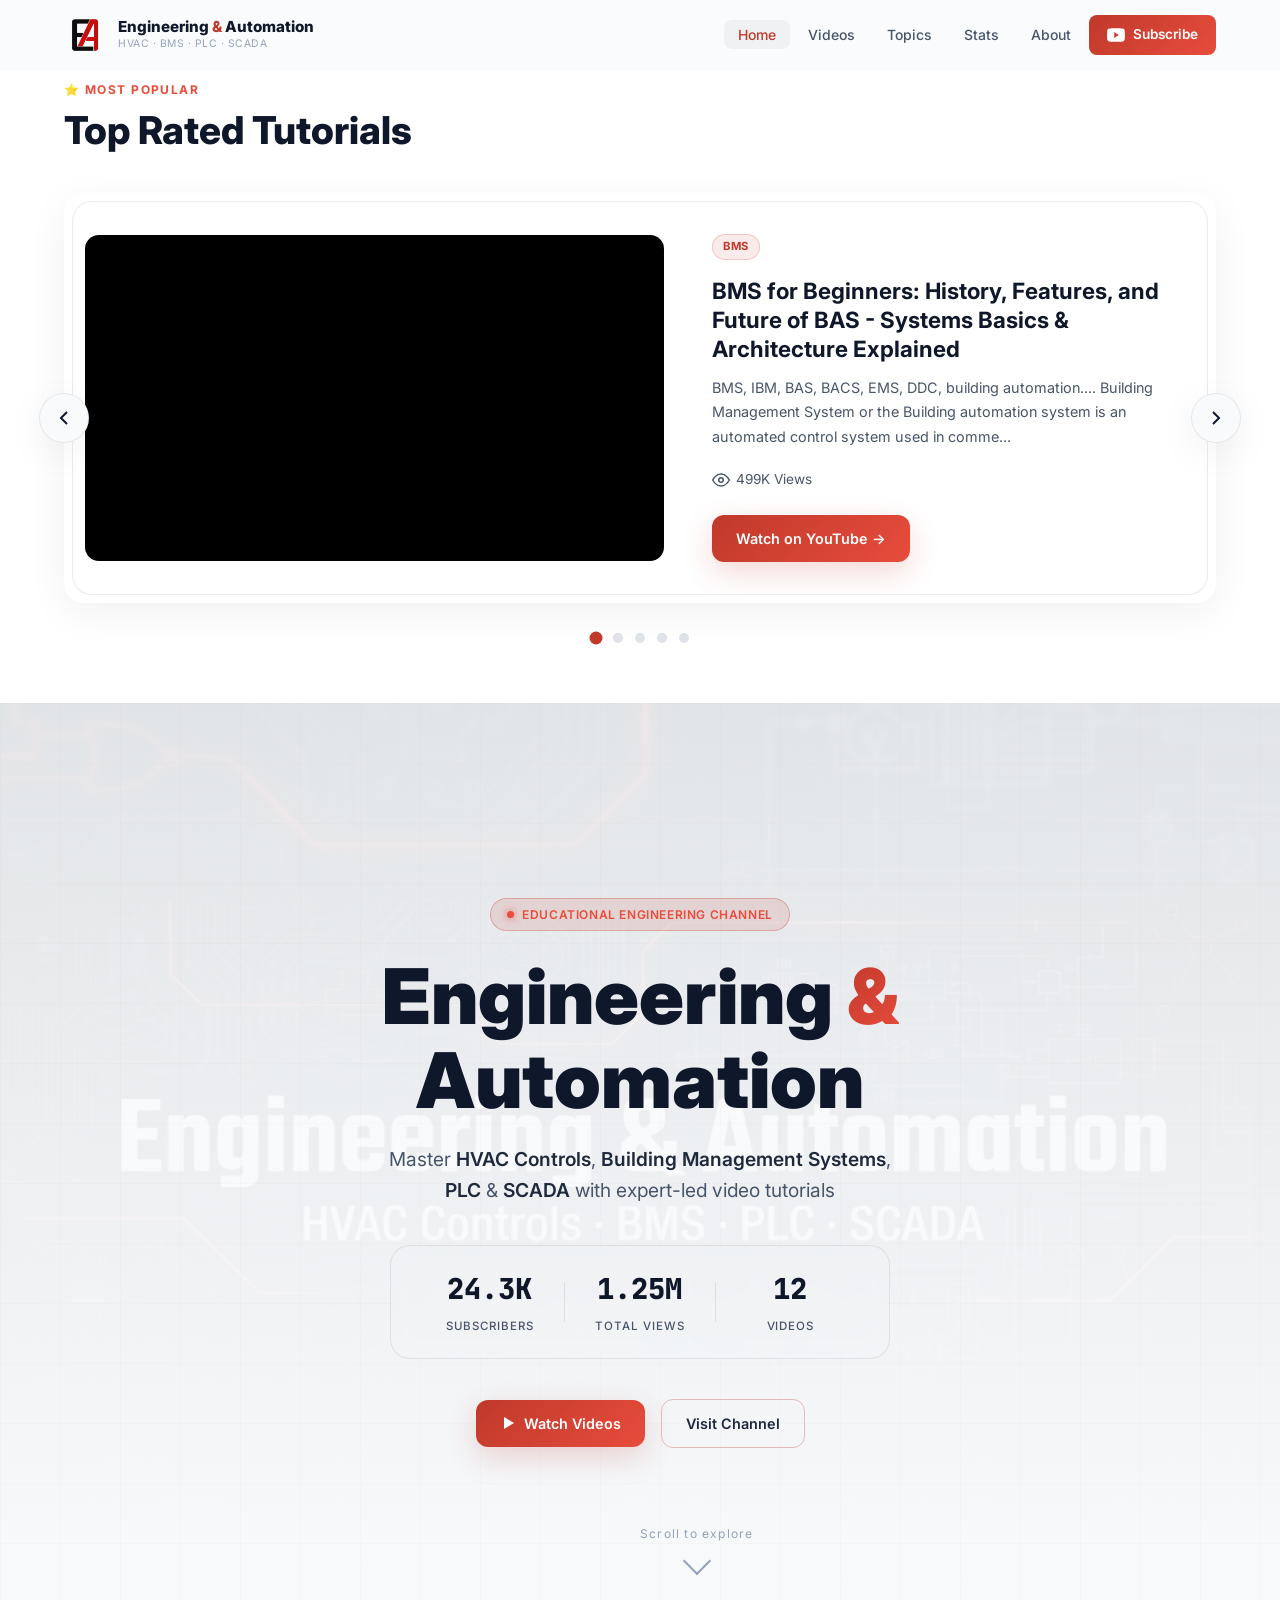
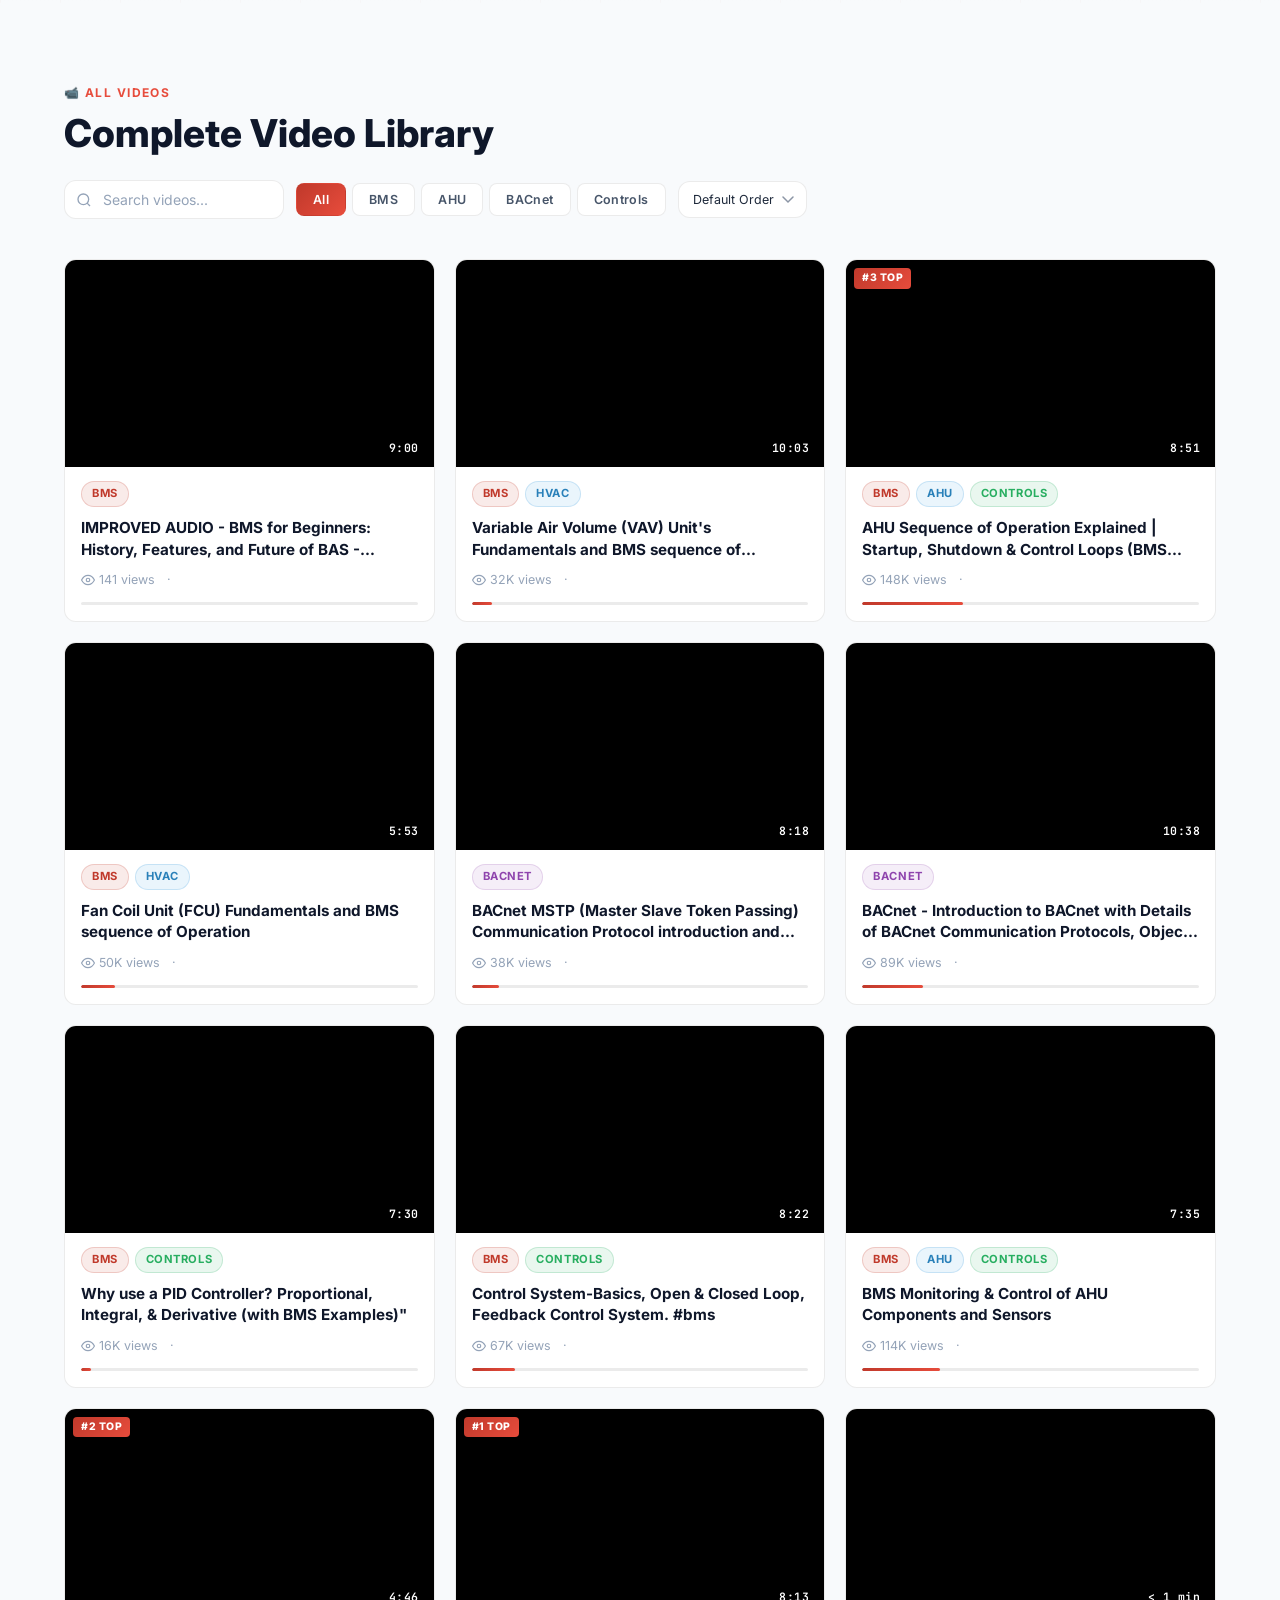
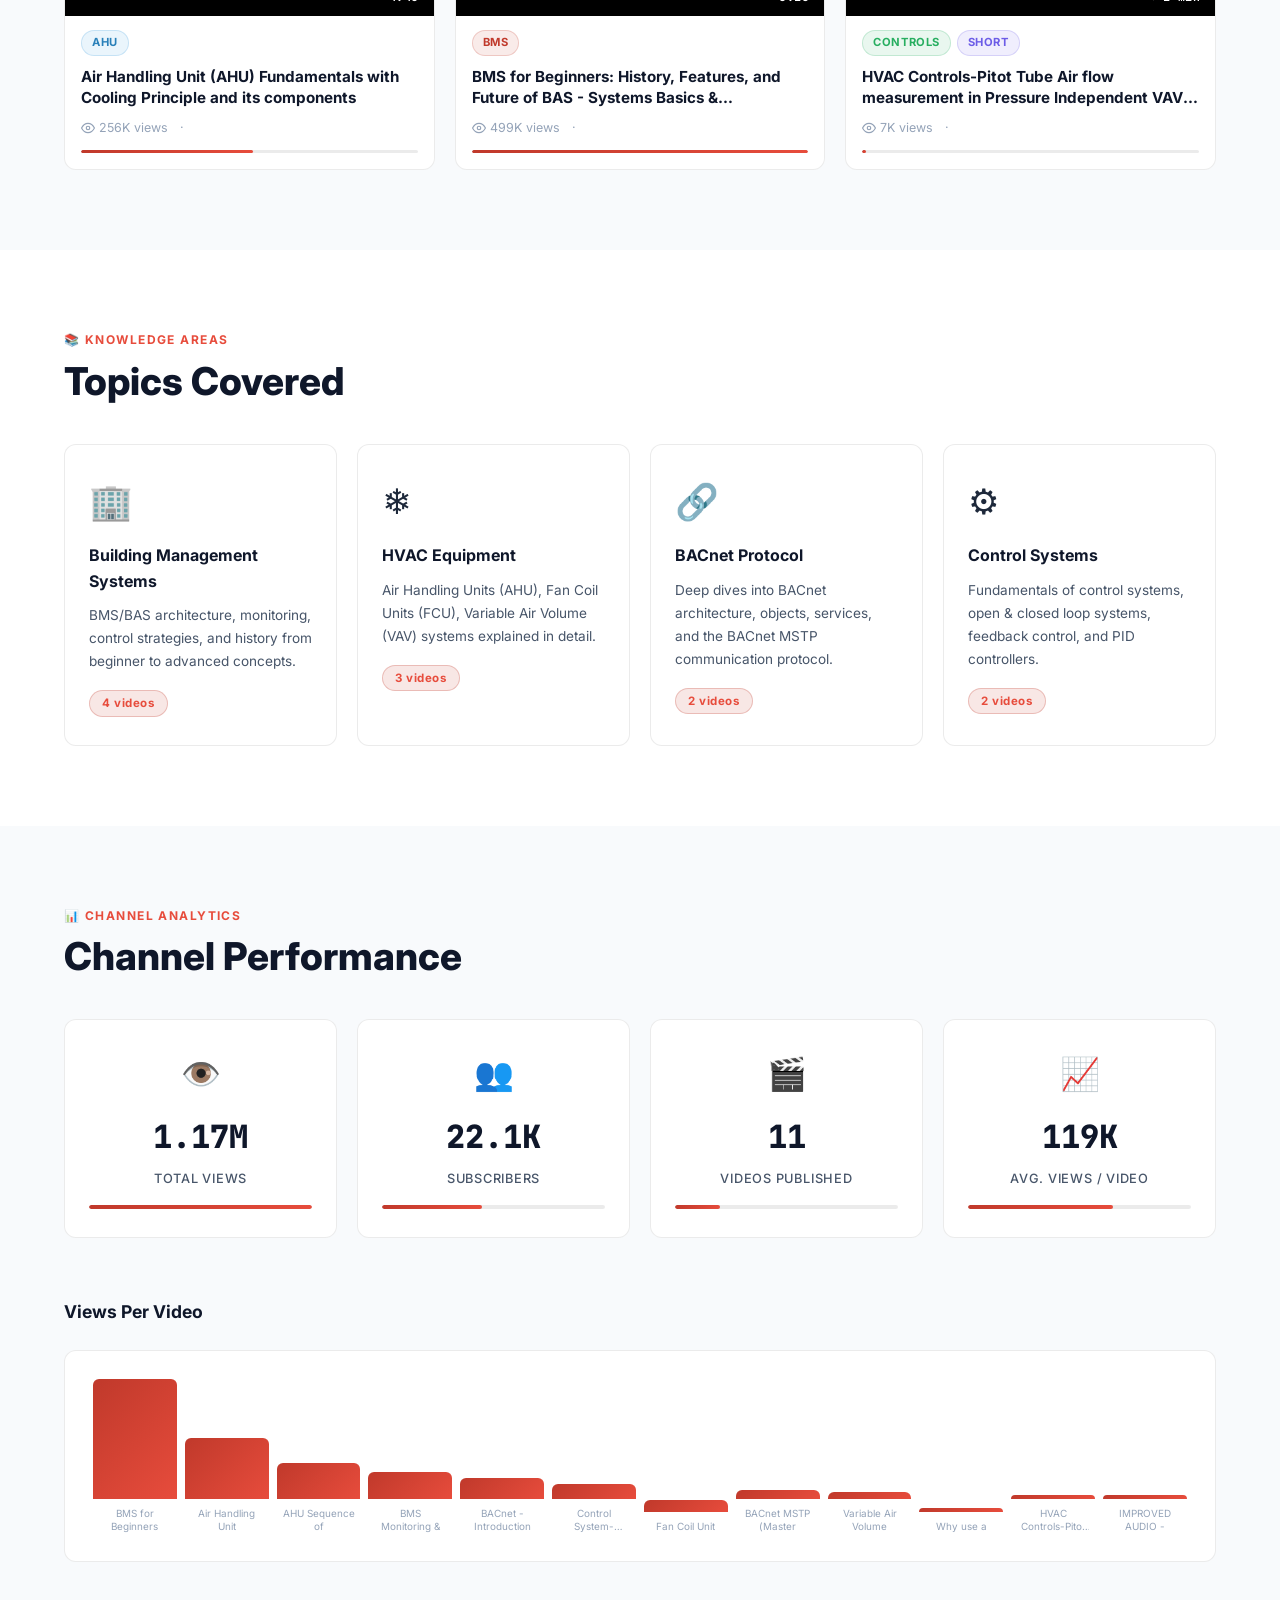
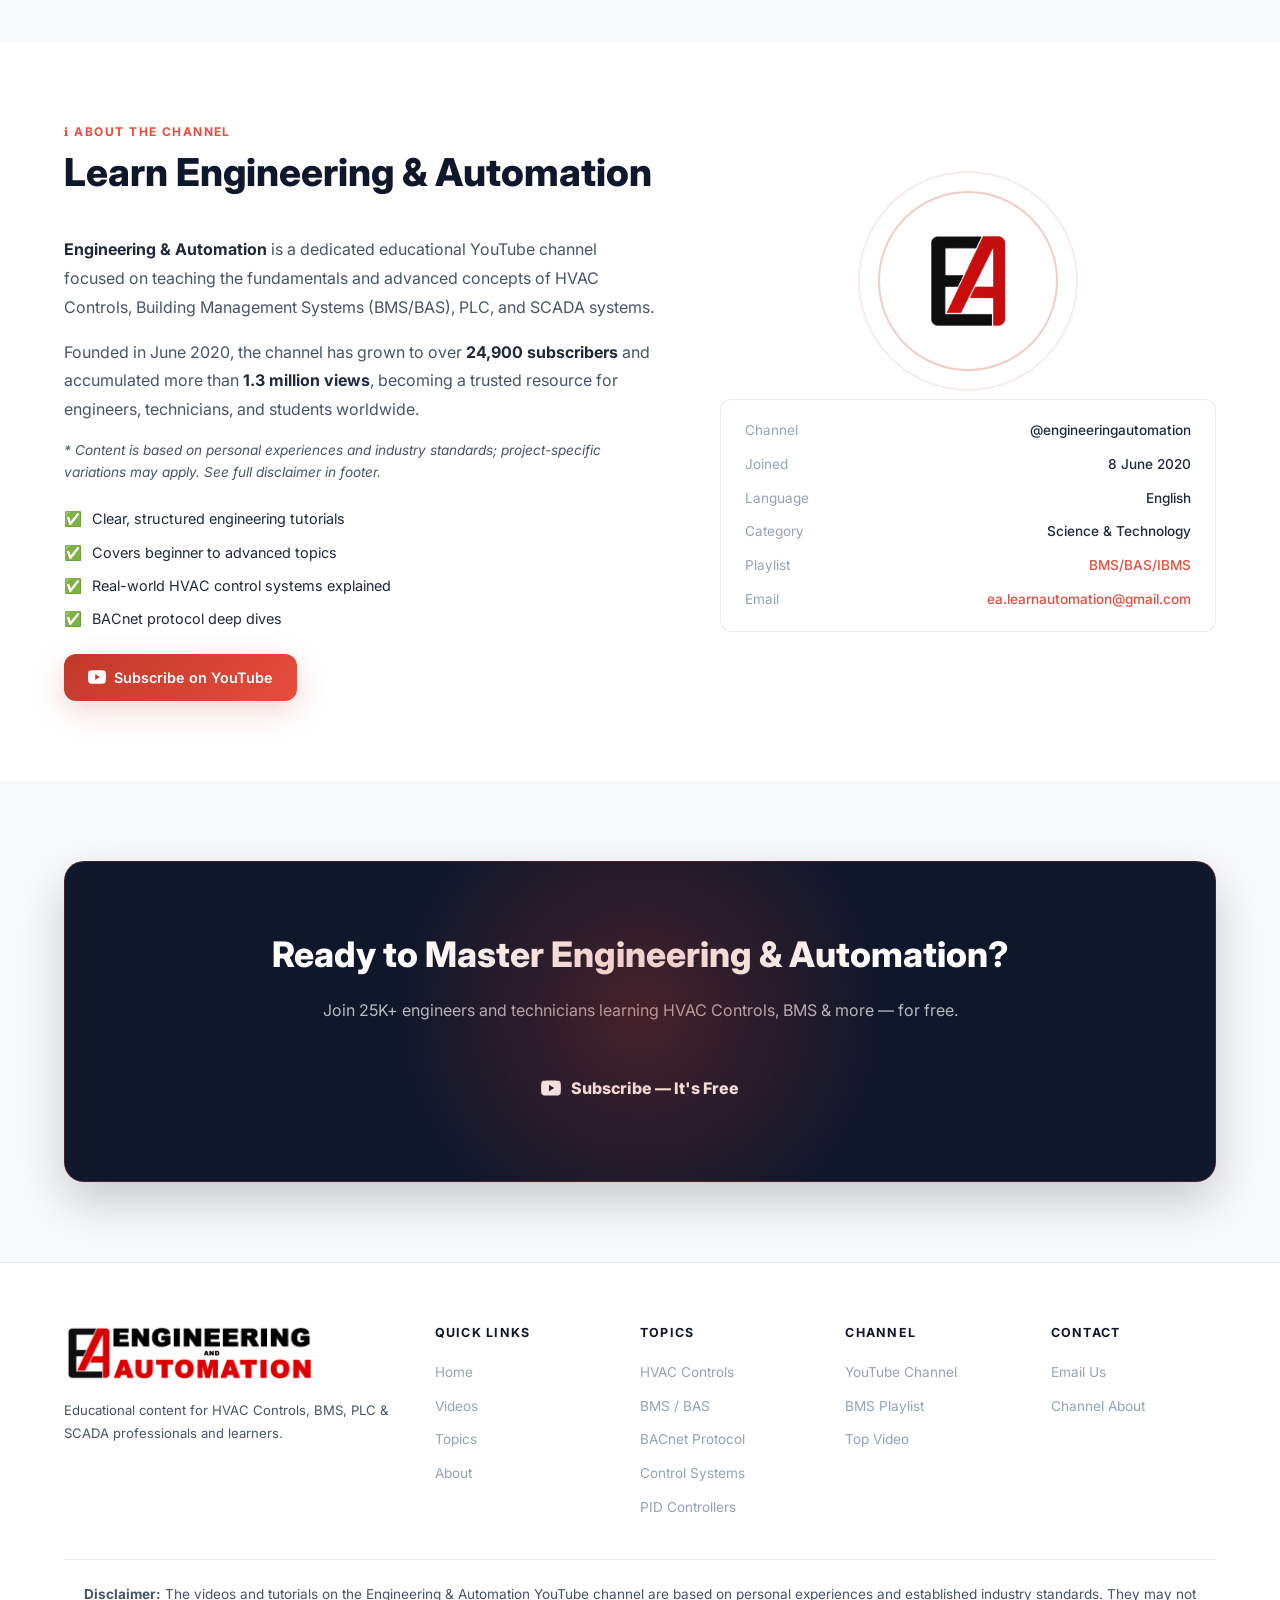
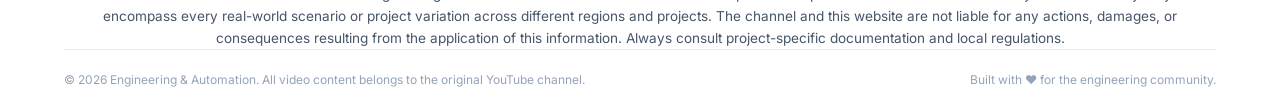
<file: index.html>
<!DOCTYPE html>
<html lang="en">

<head>
  <meta charset="UTF-8" />
  <meta name="viewport" content="width=device-width, initial-scale=1.0" />
  <title>Engineering & Automation | HVAC Controls · BMS · PLC · SCADA</title>
  <meta name="description"
    content="Learn Engineering and Automation of HVAC Controls, BMS, PLC & SCADA Systems. Watch expert tutorials on Building Management Systems, Air Handling Units, BACnet, and more." />
  <meta name="keywords"
    content="HVAC Controls, BMS, PLC, SCADA, Building Management System, AHU, BACnet, Engineering Automation, VAV, FCU, PID Controller" />
  <meta property="og:title" content="Engineering & Automation | HVAC Controls · BMS · PLC · SCADA" />
  <meta property="og:description"
    content="Expert tutorials on HVAC Controls, Building Management Systems, PLC & SCADA engineering." />
  <meta property="og:image" content="banner.png" />
  <link rel="preconnect" href="https://fonts.googleapis.com" />
  <link rel="preconnect" href="https://fonts.gstatic.com" crossorigin />
  <link
    href="https://fonts.googleapis.com/css2?family=Inter:wght@300;400;500;600;700;800;900&family=JetBrains+Mono:wght@400;500&display=swap"
    rel="stylesheet" />
  <link rel="stylesheet" href="style.css" />
</head>

<body>

  <!-- ===== NAVBAR ===== -->
  <nav class="navbar" id="navbar">
    <div class="nav-container">
      <a href="#home" class="nav-logo" id="nav-logo-link">
        <img src="logoNew-short.png" alt="Engineering & Automation Logo" class="nav-logo-img" />
        <div class="nav-brand">
          <span class="nav-brand-title">Engineering <span class="red">&amp;</span> Automation</span>
          <span class="nav-brand-sub">HVAC · BMS · PLC · SCADA</span>
        </div>
      </a>
      <ul class="nav-links" id="nav-links">
        <li><a href="#home" class="nav-link active" id="nav-home">Home</a></li>
        <li><a href="#videos" class="nav-link" id="nav-videos">Videos</a></li>
        <li><a href="#topics" class="nav-link" id="nav-topics">Topics</a></li>
        <li><a href="#stats" class="nav-link" id="nav-stats">Stats</a></li>
        <li><a href="#about" class="nav-link" id="nav-about">About</a></li>
        <li>
          <a href="https://www.youtube.com/@engineeringautomation" target="_blank" class="btn-subscribe"
            id="nav-subscribe-btn">
            <svg width="18" height="14" viewBox="0 0 18 14" fill="none">
              <path
                d="M17.6 2.18C17.39 1.38 16.76.74 15.97.53 14.58.18 9 .18 9 .18s-5.58 0-6.97.35C1.24.74.61 1.38.4 2.18.06 3.58.06 7 .06 7s0 3.42.34 4.82c.21.8.84 1.44 1.63 1.65C3.42 13.82 9 13.82 9 13.82s5.58 0 6.97-.35c.79-.21 1.42-.85 1.63-1.65.34-1.4.34-4.82.34-4.82s0-3.42-.34-4.82zM7.2 10V4l4.67 3L7.2 10z"
                fill="currentColor" />
            </svg>
            Subscribe
          </a>
        </li>
      </ul>
      <button class="hamburger" id="hamburger" aria-label="Toggle menu">
        <span></span><span></span><span></span>
      </button>
    </div>
  </nav>

  <!-- ===== TOP VIDEOS CAROUSEL ===== -->
  <section class="featured-section" id="featured">
    <div class="container">
      <div class="section-label">⭐ Most Popular</div>
      <h2 class="section-title">Top Rated Tutorials</h2>
      <div class="carousel-container" id="top-carousel">
        <button class="carousel-nav prev" id="carousel-prev" aria-label="Previous Slide">
          <svg width="24" height="24" viewBox="0 0 24 24" fill="none" stroke="currentColor" stroke-width="2">
            <polyline points="15 18 9 12 15 6" />
          </svg>
        </button>
        <div class="carousel-view">
          <div class="carousel-track" id="carousel-track">
            <!-- Dynamic slides injected here -->
          </div>
        </div>
        <button class="carousel-nav next" id="carousel-next" aria-label="Next Slide">
          <svg width="24" height="24" viewBox="0 0 24 24" fill="none" stroke="currentColor" stroke-width="2">
            <polyline points="9 18 15 12 9 6" />
          </svg>
        </button>
        <div class="carousel-indicators" id="carousel-indicators"></div>
      </div>
    </div>
  </section>

  <!-- ===== HERO ===== -->
  <section class="hero" id="home">
    <div class="hero-bg">
      <img src="banner.png" alt="Engineering & Automation Banner" class="hero-banner-img" />
      <div class="hero-overlay"></div>
      <div class="hero-grid"></div>
    </div>
    <div class="hero-content">
      <div class="hero-badge">
        <span class="badge-dot"></span>
        Educational Engineering Channel
      </div>
      <h1 class="hero-title">
        Engineering <span class="gradient-text">&amp;</span> Automation
      </h1>
      <p class="hero-subtitle">
        Master <strong>HVAC Controls</strong>, <strong>Building Management Systems</strong>,<br />
        <strong>PLC</strong> &amp; <strong>SCADA</strong> with expert-led video tutorials
      </p>
      <div class="hero-stats">
        <div class="hero-stat">
          <span class="hero-stat-num" data-target="0" id="stat-subs">0</span>
          <span class="hero-stat-label">Subscribers</span>
        </div>
        <div class="hero-stat-divider"></div>
        <div class="hero-stat">
          <span class="hero-stat-num" data-target="0" id="stat-views">0</span>
          <span class="hero-stat-label">Total Views</span>
        </div>
        <div class="hero-stat-divider"></div>
        <div class="hero-stat">
          <span class="hero-stat-num" data-target="0" id="stat-vids">0</span>
          <span class="hero-stat-label">Videos</span>
        </div>
      </div>
      <div class="hero-actions">
        <a href="#videos" class="btn-primary" id="hero-watch-btn">
          <svg width="16" height="16" viewBox="0 0 16 16" fill="none">
            <path d="M4 2l10 6-10 6V2z" fill="currentColor" />
          </svg>
          Watch Videos
        </a>
        <a href="https://www.youtube.com/@engineeringautomation" target="_blank" class="btn-outline"
          id="hero-channel-btn">
          Visit Channel
        </a>
      </div>
    </div>
    <div class="hero-scroll-hint" id="scroll-hint">
      <span>Scroll to explore</span>
      <div class="scroll-arrow"></div>
    </div>
  </section>

  <!-- ===== VIDEOS SECTION ===== -->
  <section class="videos-section" id="videos">
    <div class="container">
      <div class="section-header">
        <div>
          <div class="section-label">📹 All Videos</div>
          <h2 class="section-title">Complete Video Library</h2>
        </div>
        <div class="filter-controls">
          <div class="search-wrapper">
            <svg class="search-icon" width="16" height="16" viewBox="0 0 24 24" fill="none" stroke="currentColor"
              stroke-width="2">
              <circle cx="11" cy="11" r="8" />
              <path d="m21 21-4.35-4.35" />
            </svg>
            <input type="text" id="search-input" class="search-input" placeholder="Search videos..."
              aria-label="Search videos" />
          </div>
          <div class="filter-tabs" id="filter-tabs" role="tablist">
            <button class="filter-tab active" data-filter="all" role="tab" id="filter-all">All</button>
            <button class="filter-tab" data-filter="bms" role="tab" id="filter-bms">BMS</button>
            <button class="filter-tab" data-filter="ahu" role="tab" id="filter-ahu">AHU</button>
            <button class="filter-tab" data-filter="bacnet" role="tab" id="filter-bacnet">BACnet</button>
            <button class="filter-tab" data-filter="controls" role="tab" id="filter-controls">Controls</button>
          </div>
          <select class="sort-select" id="sort-select" aria-label="Sort videos">
            <option value="default">Default Order</option>
            <option value="views-desc">Most Views</option>
            <option value="views-asc">Least Views</option>
            <option value="duration-desc">Longest First</option>
            <option value="duration-asc">Shortest First</option>
          </select>
        </div>
      </div>
      <div class="videos-grid" id="videos-grid"></div>
      <div class="no-results" id="no-results" style="display:none;">
        <div class="no-results-icon">🔍</div>
        <p>No videos match your search. Try different keywords.</p>
      </div>
    </div>
  </section>

  <!-- ===== VIDEO MODAL ===== -->
  <div class="modal-overlay" id="modal-overlay" role="dialog" aria-modal="true" aria-labelledby="modal-title">
    <div class="modal" id="modal">
      <button class="modal-close" id="modal-close" aria-label="Close video player">✕</button>
      <div class="modal-embed">
        <iframe id="modal-iframe" src="" title="Video Player" frameborder="0"
          allow="accelerometer; autoplay; clipboard-write; encrypted-media; gyroscope; picture-in-picture; web-share"
          allowfullscreen></iframe>
      </div>
      <div class="modal-info">
        <div class="modal-meta" id="modal-meta"></div>
        <h3 class="modal-title" id="modal-title-text"></h3>
        <p class="modal-desc" id="modal-desc"></p>
        <div class="modal-stats" id="modal-stats"></div>
        <a href="#" class="btn-primary" id="modal-yt-link" target="_blank">Watch on YouTube →</a>
      </div>
    </div>
  </div>

  <!-- ===== TOPICS ===== -->
  <section class="topics-section" id="topics">
    <div class="container">
      <div class="section-label">📚 Knowledge Areas</div>
      <h2 class="section-title">Topics Covered</h2>
      <div class="topics-grid" id="topics-grid">
        <div class="topic-card" id="topic-bms">
          <div class="topic-icon">🏢</div>
          <h3>Building Management Systems</h3>
          <p>BMS/BAS architecture, monitoring, control strategies, and history from beginner to advanced concepts.</p>
          <div class="topic-count">4 videos</div>
        </div>
        <div class="topic-card" id="topic-hvac">
          <div class="topic-icon">❄️</div>
          <h3>HVAC Equipment</h3>
          <p>Air Handling Units (AHU), Fan Coil Units (FCU), Variable Air Volume (VAV) systems explained in detail.</p>
          <div class="topic-count">3 videos</div>
        </div>
        <div class="topic-card" id="topic-bacnet">
          <div class="topic-icon">🔗</div>
          <h3>BACnet Protocol</h3>
          <p>Deep dives into BACnet architecture, objects, services, and the BACnet MSTP communication protocol.</p>
          <div class="topic-count">2 videos</div>
        </div>
        <div class="topic-card" id="topic-controls">
          <div class="topic-icon">⚙️</div>
          <h3>Control Systems</h3>
          <p>Fundamentals of control systems, open & closed loop systems, feedback control, and PID controllers.</p>
          <div class="topic-count">2 videos</div>
        </div>
      </div>
    </div>
  </section>

  <!-- ===== STATS / TIMELINE ===== -->
  <section class="stats-section" id="stats">
    <div class="container">
      <div class="section-label">📊 Channel Analytics</div>
      <h2 class="section-title">Channel Performance</h2>
      <div class="stats-grid">
        <div class="stat-card" id="stat-card-1">
          <div class="stat-icon">👁️</div>
          <div class="stat-value counter" data-target="0" id="channel-views-stat">0</div>
          <div class="stat-label">Total Views</div>
          <div class="stat-bar">
            <div class="stat-bar-fill" style="--fill: 100%"></div>
          </div>
        </div>
        <div class="stat-card" id="stat-card-2">
          <div class="stat-icon">👥</div>
          <div class="stat-value counter" data-target="0" id="channel-subs-stat">0</div>
          <div class="stat-label">Subscribers</div>
          <div class="stat-bar">
            <div class="stat-bar-fill" style="--fill: 45%"></div>
          </div>
        </div>
        <div class="stat-card" id="stat-card-3">
          <div class="stat-icon">🎬</div>
          <div class="stat-value counter" data-target="0" id="channel-vids-stat">0</div>
          <div class="stat-label">Videos Published</div>
          <div class="stat-bar">
            <div class="stat-bar-fill" style="--fill: 20%"></div>
          </div>
        </div>
        <div class="stat-card" id="stat-card-4">
          <div class="stat-icon">📈</div>
          <div class="stat-value">119K</div>
          <div class="stat-label">Avg. Views / Video</div>
          <div class="stat-bar">
            <div class="stat-bar-fill" style="--fill: 65%"></div>
          </div>
        </div>
      </div>

      <div class="views-chart-wrapper">
        <h3 class="chart-title">Views Per Video</h3>
        <div class="views-chart" id="views-chart"></div>
      </div>
    </div>
  </section>

  <!-- ===== ABOUT ===== -->
  <section class="about-section" id="about">
    <div class="container">
      <div class="about-grid">
        <div class="about-content">
          <div class="section-label">ℹ️ About the Channel</div>
          <h2 class="section-title">Learn Engineering &amp; Automation</h2>
          <p class="about-text">
            <strong>Engineering &amp; Automation</strong> is a dedicated educational YouTube channel focused on
            teaching the fundamentals and advanced concepts of HVAC Controls, Building Management Systems
            (BMS/BAS), PLC, and SCADA systems.
          </p>
          <p class="about-text">
            Founded in June 2020, the channel has grown to over <strong>24,900 subscribers</strong> and accumulated
            more than <strong>1.3 million views</strong>, becoming a trusted resource for engineers, technicians,
            and students worldwide.
          </p>
          <p class="about-disclaimer" style="font-size: 0.85rem; color: var(--text-muted); font-style: italic; margin-top: 1rem;">
            * Content is based on personal experiences and industry standards; project-specific variations may apply. See full disclaimer in footer.
          </p>
          <div class="about-highlights">
            <div class="highlight">
              <span class="highlight-icon">✅</span>
              <span>Clear, structured engineering tutorials</span>
            </div>
            <div class="highlight">
              <span class="highlight-icon">✅</span>
              <span>Covers beginner to advanced topics</span>
            </div>
            <div class="highlight">
              <span class="highlight-icon">✅</span>
              <span>Real-world HVAC control systems explained</span>
            </div>
            <div class="highlight">
              <span class="highlight-icon">✅</span>
              <span>BACnet protocol deep dives</span>
            </div>
          </div>
          <a href="https://www.youtube.com/@engineeringautomation" target="_blank" class="btn-primary"
            id="about-channel-btn">
            <svg width="18" height="14" viewBox="0 0 18 14" fill="none">
              <path
                d="M17.6 2.18C17.39 1.38 16.76.74 15.97.53 14.58.18 9 .18 9 .18s-5.58 0-6.97.35C1.24.74.61 1.38.4 2.18.06 3.58.06 7 .06 7s0 3.42.34 4.82c.21.8.84 1.44 1.63 1.65C3.42 13.82 9 13.82 9 13.82s5.58 0 6.97-.35c.79-.21 1.42-.85 1.63-1.65.34-1.4.34-4.82.34-4.82s0-3.42-.34-4.82zM7.2 10V4l4.67 3L7.2 10z"
                fill="currentColor" />
            </svg>
            Subscribe on YouTube
          </a>
        </div>
        <div class="about-visual">
          <div class="about-logo-wrap" style="background: transparent; border: none; box-shadow: none;">
            <img src="logoNew-short.png" alt="Engineering & Automation" class="about-logo" />
            <div class="about-logo-ring"></div>
            <div class="about-logo-ring ring2"></div>
          </div>
          <div class="channel-info-card">
            <div class="ci-row">
              <span class="ci-label">Channel</span>
              <span class="ci-value">@engineeringautomation</span>
            </div>
            <div class="ci-row">
              <span class="ci-label">Joined</span>
              <span class="ci-value">8 June 2020</span>
            </div>
            <div class="ci-row">
              <span class="ci-label">Language</span>
              <span class="ci-value">English</span>
            </div>
            <div class="ci-row">
              <span class="ci-label">Category</span>
              <span class="ci-value">Science &amp; Technology</span>
            </div>
            <div class="ci-row">
              <span class="ci-label">Playlist</span>
              <a href="https://www.youtube.com/playlist?list=PLw4SDs8Yetc5ZUFWedk4J-c9nekw_N0nJ" target="_blank"
                class="ci-value ci-link">BMS/BAS/IBMS</a>
            </div>
            <div class="ci-row">
              <span class="ci-label">Email</span>
              <a href="mailto:ea.learnautomation@gmail.com" class="ci-value ci-link">ea.learnautomation@gmail.com</a>
            </div>
          </div>
        </div>
      </div>
    </div>
  </section>

  <!-- ===== SUBSCRIBE CTA ===== -->
  <section class="cta-section" id="cta">
    <div class="container">
      <div class="cta-card" id="cta-card">
        <div class="cta-glow"></div>
        <h2 class="cta-title">Ready to Master Engineering &amp; Automation?</h2>
        <p class="cta-sub">Join <span id="cta-subs-count">24,900+</span> engineers and technicians learning HVAC
          Controls, BMS &amp; more — for free.</p>
        <a href="https://www.youtube.com/@engineeringautomation" target="_blank" class="btn-cta" id="cta-subscribe-btn">
          <svg width="20" height="16" viewBox="0 0 18 14" fill="none">
            <path
              d="M17.6 2.18C17.39 1.38 16.76.74 15.97.53 14.58.18 9 .18 9 .18s-5.58 0-6.97.35C1.24.74.61 1.38.4 2.18.06 3.58.06 7 .06 7s0 3.42.34 4.82c.21.8.84 1.44 1.63 1.65C3.42 13.82 9 13.82 9 13.82s5.58 0 6.97-.35c.79-.21 1.42-.85 1.63-1.65.34-1.4.34-4.82.34-4.82s0-3.42-.34-4.82zM7.2 10V4l4.67 3L7.2 10z"
              fill="currentColor" />
          </svg>
          Subscribe — It's Free
        </a>
      </div>
    </div>
  </section>

  <!-- ===== FOOTER ===== -->
  <footer class="footer" id="footer">
    <div class="container">
      <div class="footer-grid">
        <div class="footer-brand">
          <img src="logoNew-long.png" alt="EA Logo" class="footer-logo" style="height: 60px; width: auto; margin-bottom: 1rem;" />
          <p class="footer-desc">Educational content for HVAC Controls, BMS, PLC &amp; SCADA professionals and learners.
          </p>
        </div>
        <div class="footer-links">
          <h4>Quick Links</h4>
          <ul>
            <li><a href="#home">Home</a></li>
            <li><a href="#videos">Videos</a></li>
            <li><a href="#topics">Topics</a></li>
            <li><a href="#about">About</a></li>
          </ul>
        </div>
        <div class="footer-links">
          <h4>Topics</h4>
          <ul>
            <li><a href="#topics">HVAC Controls</a></li>
            <li><a href="#topics">BMS / BAS</a></li>
            <li><a href="#topics">BACnet Protocol</a></li>
            <li><a href="#topics">Control Systems</a></li>
            <li><a href="#topics">PID Controllers</a></li>
          </ul>
        </div>
        <div class="footer-links">
          <h4>Channel</h4>
          <ul>
            <li><a href="https://www.youtube.com/@engineeringautomation" target="_blank">YouTube Channel</a></li>
            <li><a href="https://www.youtube.com/playlist?list=PLw4SDs8Yetc5ZUFWedk4J-c9nekw_N0nJ" target="_blank">BMS
                Playlist</a></li>
            <li><a href="https://www.youtube.com/watch?v=ReEp0HH91ZU" target="_blank">Top Video</a></li>
          </ul>
        </div>
        <div class="footer-links" id="footer-contact">
          <h4>Contact</h4>
          <ul>
            <li><a href="mailto:ea.learnautomation@gmail.com">Email Us</a></li>
            <li><a href="https://www.youtube.com/@engineeringautomation/about" target="_blank">Channel About</a></li>
          </ul>
        </div>
      </div>
      <div class="footer-disclaimer" style="margin-top: 2rem; padding-top: 1.5rem; border-top: 1px solid var(--border); font-size: 0.85rem; color: var(--text-muted); line-height: 1.6; text-align: center;">
        <p><strong>Disclaimer:</strong> The videos and tutorials on the Engineering & Automation YouTube channel are based on personal experiences and established industry standards. They may not encompass every real-world scenario or project variation across different regions and projects. The channel and this website are not liable for any actions, damages, or consequences resulting from the application of this information. Always consult project-specific documentation and local regulations.</p>
      </div>
      <div class="footer-bottom">
        <p>© 2026 Engineering &amp; Automation. All video content belongs to the original YouTube channel.</p>
        <p>Built with ❤️ for the engineering community.</p>
      </div>
    </div>
  </footer>

  <!-- Back to top -->
  <button class="back-to-top" id="back-to-top" aria-label="Back to top">↑</button>

  <script src="data.js"></script>
  <script src="app.js"></script>
</body>

</html>
</file>
<file: style.css>
/* ===== CSS VARIABLES ===== */
:root {
  --red: #c0392b;
  --red-light: #e74c3c;
  --red-glow: rgba(192, 57, 43, 0.15);
  --bg: #f8fafc;
  --bg2: #ffffff;
  --bg3: #f1f5f9;
  --card: #ffffff;
  --card-hover: #ffffff;
  --border: rgba(0,0,0,0.08);
  --border-hover: rgba(192,57,43,0.3);
  --text: #1e293b;
  --text-muted: #475569;
  --text-dim: #94a3b8;
  --white: #ffffff; /* Actual white for contrast assets */
  --title: #0f172a; /* Main headings and dark text */
  --gradient: linear-gradient(135deg, #c0392b, #e74c3c);
  --font: 'Inter', system-ui, sans-serif;
  --mono: 'JetBrains Mono', monospace;
  --radius: 12px;
  --radius-lg: 20px;
  --shadow: 0 10px 40px rgba(0,0,0,0.06);
  --shadow-red: 0 10px 30px rgba(192,57,43,0.2);
  --transition: 0.3s cubic-bezier(0.4,0,0.2,1);
}

/* ===== RESET & BASE ===== */
*, *::before, *::after { box-sizing: border-box; margin: 0; padding: 0; }
html { scroll-behavior: smooth; font-size: 16px; }
body {
  font-family: var(--font);
  background: var(--bg);
  color: var(--text);
  line-height: 1.6;
  overflow-x: hidden;
}
img { max-width: 100%; height: auto; display: block; }
a { text-decoration: none; color: inherit; }
ul { list-style: none; }
button { cursor: pointer; border: none; background: none; font-family: inherit; }

/* ===== SCROLLBAR ===== */
::-webkit-scrollbar { width: 8px; }
::-webkit-scrollbar-track { background: var(--bg2); }
::-webkit-scrollbar-thumb { background: var(--red); border-radius: 4px; }

/* ===== SELECTION ===== */
::selection { background: var(--title); color: #ffffff; }

/* ===== UTILITY ===== */
.container { max-width: 1200px; margin: 0 auto; padding: 0 24px; }
.red { color: var(--red); }
.gradient-text {
  background: var(--gradient);
  -webkit-background-clip: text;
  -webkit-text-fill-color: transparent;
  background-clip: text;
}
.section-label {
  font-size: 0.75rem;
  font-weight: 700;
  letter-spacing: 0.12em;
  text-transform: uppercase;
  color: var(--red-light);
  margin-bottom: 8px;
  display: flex; align-items: center; gap: 8px;
}
.section-title {
  font-size: clamp(1.6rem, 3vw, 2.4rem);
  font-weight: 800;
  color: var(--title);
  margin-bottom: 40px;
  line-height: 1.2;
}
.tag {
  display: inline-block;
  padding: 3px 10px;
  border-radius: 20px;
  font-size: 0.7rem;
  font-weight: 700;
  letter-spacing: 0.05em;
  text-transform: uppercase;
}
.tag-bms { background: rgba(192,57,43,0.1); color: #c0392b; border: 1px solid rgba(192,57,43,0.2); }
.tag-ahu { background: rgba(52,152,219,0.1); color: #2980b9; border: 1px solid rgba(52,152,219,0.2); }
.tag-bacnet { background: rgba(155,89,182,0.1); color: #8e44ad; border: 1px solid rgba(155,89,182,0.2); }
.tag-controls { background: rgba(39,174,96,0.1); color: #27ae60; border: 1px solid rgba(39,174,96,0.2); }
.tag-beginner { background: rgba(243,156,18,0.1); color: #d35400; border: 1px solid rgba(243,156,18,0.2); }
.tag-short { background: rgba(108,92,231,0.1); color: #6c5ce7; border: 1px solid rgba(108,92,231,0.2); }

/* ===== BUTTONS ===== */
.btn-primary {
  display: inline-flex; align-items: center; gap: 8px;
  padding: 12px 24px;
  background: var(--gradient);
  color: var(--white);
  border-radius: var(--radius);
  font-weight: 600;
  font-size: 0.9rem;
  transition: var(--transition);
  box-shadow: var(--shadow-red);
  white-space: nowrap;
}
.btn-primary:hover {
  transform: translateY(-2px);
  box-shadow: 0 8px 30px rgba(192,57,43,0.5);
}
.btn-outline {
  display: inline-flex; align-items: center; gap: 8px;
  padding: 12px 24px;
  border: 1.5px solid var(--border-hover);
  color: var(--text);
  border-radius: var(--radius);
  font-weight: 600;
  font-size: 0.9rem;
  transition: var(--transition);
}
.btn-outline:hover {
  background: var(--red);
  border-color: var(--red);
  color: #ffffff;
  transform: translateY(-2px);
}
.btn-subscribe {
  display: inline-flex; align-items: center; gap: 8px;
  padding: 9px 18px;
  background: var(--gradient);
  color: var(--white);
  border-radius: 8px;
  font-weight: 600;
  font-size: 0.85rem;
  transition: var(--transition);
}
.btn-subscribe:hover { opacity: 0.9; transform: translateY(-1px); }
.btn-cta {
  display: inline-flex; align-items: center; gap: 10px;
  padding: 16px 36px;
  background: var(--title);
  color: var(--white);
  border-radius: var(--radius-lg);
  font-weight: 800;
  font-size: 1rem;
  transition: var(--transition);
}
.btn-cta:hover {
  transform: translateY(-3px);
  box-shadow: 0 12px 40px rgba(255,255,255,0.15);
}

/* ===== NAVBAR ===== */
.navbar {
  position: fixed; top: 0; left: 0; right: 0; z-index: 1000;
  padding: 0;
  transition: var(--transition);
  backdrop-filter: blur(20px);
  -webkit-backdrop-filter: blur(20px);
  background: rgba(248, 250, 252, 0.7);
  border-bottom: 1px solid transparent;
}
.navbar.scrolled {
  background: rgba(255, 255, 255, 0.95);
  border-bottom-color: var(--border);
  padding: 0;
}
.nav-container {
  max-width: 1200px; margin: 0 auto; padding: 0 24px;
  display: flex; align-items: center; gap: 32px;
  height: 70px;
}
.nav-logo { display: flex; align-items: center; gap: 12px; }
.nav-logo-img { width: 42px; height: 42px; border-radius: 10px; object-fit: cover; }
.nav-brand { display: flex; flex-direction: column; }
.nav-brand-title { font-size: 0.95rem; font-weight: 800; color: var(--title); line-height: 1.2; }
.nav-brand-sub { font-size: 0.65rem; color: var(--text-dim); letter-spacing: 0.05em; }
.nav-links { display: flex; align-items: center; gap: 4px; margin-left: auto; }
.nav-link {
  padding: 6px 14px; border-radius: 8px;
  font-size: 0.875rem; font-weight: 500; color: var(--text-muted);
  transition: var(--transition);
}
.nav-link:hover, .nav-link.active { color: var(--red); background: rgba(0,0,0,0.04); }
.hamburger {
  display: none; flex-direction: column; gap: 5px;
  padding: 8px; margin-left: auto;
}
.hamburger span {
  display: block; width: 22px; height: 2px;
  background: var(--text); border-radius: 2px;
  transition: var(--transition);
}

/* ===== HERO ===== */
.hero {
  position: relative;
  min-height: 100vh;
  display: flex; align-items: center; justify-content: center;
  overflow: hidden;
}
.hero-bg {
  position: absolute; inset: 0;
}
.hero-banner-img {
  width: 100%; height: 100%;
  object-fit: cover;
  opacity: 0.15;
  filter: saturate(1.2);
}
.hero-overlay {
  position: absolute; inset: 0;
  background: linear-gradient(
    to bottom,
    rgba(248, 250, 252, 0.4) 0%,
    rgba(248, 250, 252, 0.7) 50%,
    var(--bg) 100%
  );
}
.hero-grid {
  position: absolute; inset: 0;
  background-image:
    linear-gradient(rgba(192,57,43,0.02) 1px, transparent 1px),
    linear-gradient(90deg, rgba(192,57,43,0.02) 1px, transparent 1px);
  background-size: 60px 60px;
  animation: gridMove 20s linear infinite;
}
@keyframes gridMove {
  0% { transform: translateY(0); }
  100% { transform: translateY(60px); }
}
.hero-content {
  position: relative; z-index: 2;
  text-align: center;
  padding: 120px 24px 80px;
  max-width: 860px;
}
.hero-badge {
  display: inline-flex; align-items: center; gap: 8px;
  padding: 6px 16px;
  background: rgba(192,57,43,0.12);
  border: 1px solid rgba(192,57,43,0.3);
  border-radius: 20px;
  font-size: 0.75rem;
  font-weight: 600;
  color: var(--red-light);
  letter-spacing: 0.05em;
  text-transform: uppercase;
  margin-bottom: 24px;
  animation: fadeDown 0.8s ease 0.2s both;
}
.badge-dot {
  width: 7px; height: 7px; border-radius: 50%;
  background: var(--red-light);
  box-shadow: 0 0 8px var(--red-light);
  animation: pulse 1.5s infinite;
}
@keyframes pulse {
  0%, 100% { opacity: 1; transform: scale(1); }
  50% { opacity: 0.5; transform: scale(0.8); }
}
.hero-title {
  font-size: clamp(2.5rem, 6vw, 5rem);
  font-weight: 900;
  color: var(--title);
  line-height: 1.1;
  margin-bottom: 20px;
  animation: fadeDown 0.8s ease 0.35s both;
}
.hero-subtitle {
  font-size: clamp(1rem, 2vw, 1.2rem);
  color: var(--text-muted);
  margin-bottom: 40px;
  font-weight: 400;
  animation: fadeDown 0.8s ease 0.5s both;
}
.hero-subtitle strong { color: var(--text); font-weight: 600; }
.hero-stats {
  display: flex; align-items: center; justify-content: center; gap: 0;
  margin-bottom: 40px;
  animation: fadeUp 0.8s ease 0.65s both;
  background: rgba(255,255,255,0.04);
  border: 1px solid var(--border);
  border-radius: var(--radius-lg);
  padding: 20px 40px;
  backdrop-filter: blur(10px);
  max-width: 500px; margin-left: auto; margin-right: auto;
  margin-bottom: 40px;
}
.hero-stat { text-align: center; flex: 1; }
.hero-stat-num {
  display: block;
  font-size: 1.8rem;
  font-weight: 900;
  color: var(--title);
  font-family: var(--mono);
}
.hero-stat-label {
  font-size: 0.72rem;
  color: var(--text-muted);
  text-transform: uppercase;
  letter-spacing: 0.08em;
  font-weight: 500;
}
.hero-stat-divider {
  width: 1px; height: 40px;
  background: var(--border);
  margin: 0 16px;
}
.hero-actions {
  display: flex; align-items: center; justify-content: center; gap: 16px;
  flex-wrap: wrap;
  animation: fadeUp 0.8s ease 0.8s both;
}
.hero-scroll-hint {
  position: absolute; bottom: 32px; left: 50%; transform: translateX(-50%);
  display: flex; flex-direction: column; align-items: center; gap: 8px;
  font-size: 0.75rem; color: var(--text-dim); letter-spacing: 0.1em;
  animation: fadeUp 1s ease 1.2s both;
}
.scroll-arrow {
  width: 20px; height: 20px;
  border-right: 2px solid var(--text-dim);
  border-bottom: 2px solid var(--text-dim);
  transform: rotate(45deg);
  animation: bounce 1.5s infinite;
}
@keyframes bounce {
  0%, 100% { transform: rotate(45deg) translateY(0); }
  50% { transform: rotate(45deg) translateY(5px); }
}
@keyframes fadeDown {
  from { opacity: 0; transform: translateY(-20px); }
  to { opacity: 1; transform: translateY(0); }
}
@keyframes fadeUp {
  from { opacity: 0; transform: translateY(20px); }
  to { opacity: 1; transform: translateY(0); }
}

/* ===== FEATURED SECTION ===== */
.featured-section {
  padding: 80px 0 60px;
  background: var(--bg2);
  position: relative;
  overflow: hidden;
}
.carousel-container {
  position: relative;
  margin-top: 20px;
}
.carousel-view {
  overflow: hidden;
  border-radius: var(--radius-lg);
  box-shadow: var(--shadow);
}
.carousel-track {
  display: flex;
  transition: transform 0.6s cubic-bezier(0.4, 0, 0.2, 1);
}
.carousel-slide {
  min-width: 100%;
  padding: 8px;
}
.featured-card {
  display: grid;
  grid-template-columns: 1.2fr 1fr;
  gap: 48px;
  align-items: center;
  background: var(--card);
  border: 1px solid var(--border);
  border-radius: var(--radius-lg);
  padding: 12px;
  overflow: hidden;
}
.featured-embed {
  position: relative;
  padding-bottom: 56.25%;
  height: 0;
  border-radius: 14px;
  overflow: hidden;
  background: #000;
}
.featured-embed iframe {
  position: absolute; inset: 0;
  width: 100%; height: 100%;
  border-radius: 14px;
}
.carousel-nav {
  position: absolute;
  top: 50%;
  transform: translateY(-50%);
  width: 50px;
  height: 50px;
  background: var(--bg);
  border: 1px solid var(--border);
  border-radius: 50%;
  display: flex;
  align-items: center;
  justify-content: center;
  color: var(--title);
  z-index: 10;
  transition: var(--transition);
  cursor: pointer;
  box-shadow: var(--shadow);
}
.carousel-nav:hover {
  background: var(--red);
  color: #ffffff;
  border-color: var(--red);
  box-shadow: var(--shadow-red);
}
.carousel-nav.prev { left: -25px; }
.carousel-nav.next { right: -25px; }

.carousel-indicators {
  display: flex;
  justify-content: center;
  gap: 12px;
  margin-top: 30px;
}
.indicator {
  width: 10px;
  height: 10px;
  border-radius: 50%;
  background: var(--text-dim);
  opacity: 0.3;
  cursor: pointer;
  transition: var(--transition);
}
.indicator.active {
  background: var(--red);
  opacity: 1;
  transform: scale(1.3);
}

.featured-info { padding: 20px 20px 20px 0; }
.featured-meta { display: flex; gap: 8px; margin-bottom: 16px; flex-wrap: wrap; }
.featured-title { font-size: 1.4rem; font-weight: 700; color: var(--title); margin-bottom: 12px; line-height: 1.3; }
.featured-desc { color: var(--text-muted); font-size: 0.9rem; margin-bottom: 20px; line-height: 1.7; }
.featured-numbers { display: flex; gap: 20px; margin-bottom: 24px; }
.feat-stat {
  display: flex; align-items: center; gap: 6px;
  font-size: 0.85rem; color: var(--text-muted);
}

/* ===== VIDEOS SECTION ===== */
.videos-section { padding: 80px 0; }
.section-header {
  display: flex; justify-content: space-between;
  align-items: flex-start; flex-wrap: wrap; gap: 24px;
  margin-bottom: 40px;
}
.section-header .section-title { margin-bottom: 0; }
.filter-controls {
  display: flex; align-items: center; gap: 12px; flex-wrap: wrap;
}
.search-wrapper {
  position: relative; display: flex; align-items: center;
}
.search-icon {
  position: absolute; left: 12px; color: var(--text-dim);
  pointer-events: none;
}
.search-input {
  background: var(--card);
  border: 1px solid var(--border);
  border-radius: var(--radius);
  padding: 10px 14px 10px 38px;
  color: var(--text);
  font-size: 0.875rem;
  width: 220px;
  transition: var(--transition);
  font-family: var(--font);
}
.search-input:focus { outline: none; border-color: var(--red); width: 260px; }
.search-input::placeholder { color: var(--text-dim); }
.filter-tabs {
  display: flex; gap: 6px; flex-wrap: wrap;
}
.filter-tab {
  padding: 8px 16px;
  border-radius: 8px;
  border: 1px solid var(--border);
  background: var(--card);
  color: var(--text-muted);
  font-size: 0.78rem;
  font-weight: 600;
  letter-spacing: 0.03em;
  transition: var(--transition);
  font-family: var(--font);
}
.filter-tab:hover { border-color: var(--red); color: var(--text); }
.filter-tab.active {
  background: var(--gradient);
  border-color: transparent;
  color: var(--white);
}
.sort-select {
  background: var(--card);
  border: 1px solid var(--border);
  border-radius: var(--radius);
  padding: 10px 14px;
  color: var(--text);
  font-size: 0.78rem;
  cursor: pointer;
  transition: var(--transition);
  font-family: var(--font);
  appearance: none;
  -webkit-appearance: none;
  background-image: url("data:image/svg+xml,%3Csvg xmlns='http://www.w3.org/2000/svg' width='12' height='8' viewBox='0 0 12 8'%3E%3Cpath d='M1 1l5 5 5-5' stroke='%238b95a5' stroke-width='1.5' fill='none' stroke-linecap='round'/%3E%3C/svg%3E");
  background-repeat: no-repeat;
  background-position: right 12px center;
  padding-right: 32px;
}
.sort-select:focus { outline: none; border-color: var(--red); }

/* ===== VIDEO GRID ===== */
.videos-grid {
  display: grid;
  grid-template-columns: repeat(auto-fill, minmax(320px, 1fr));
  gap: 20px;
}
.video-card {
  background: var(--card);
  border: 1px solid var(--border);
  border-radius: var(--radius);
  overflow: hidden;
  transition: var(--transition);
  cursor: pointer;
  position: relative;
  animation: cardIn 0.4s ease both;
}
@keyframes cardIn {
  from { opacity: 0; transform: translateY(16px); }
  to { opacity: 1; transform: translateY(0); }
}
.video-card:hover {
  transform: translateY(-4px);
  border-color: var(--border-hover);
  box-shadow: var(--shadow-red);
  background: var(--card-hover);
}
.video-thumb {
  position: relative;
  padding-bottom: 56.25%; height: 0;
  background: #000;
  overflow: hidden;
}
.video-thumb img {
  position: absolute; inset: 0;
  width: 100%; height: 100%;
  object-fit: cover;
  transition: transform 0.4s ease;
}
.video-card:hover .video-thumb img { transform: scale(1.05); }
.video-overlay {
  position: absolute; inset: 0;
  background: rgba(0,0,0,0);
  display: flex; align-items: center; justify-content: center;
  transition: var(--transition);
}
.video-card:hover .video-overlay { background: rgba(0,0,0,0.35); }
.play-btn {
  width: 52px; height: 52px;
  background: rgba(192,57,43,0.9);
  border-radius: 50%;
  display: flex; align-items: center; justify-content: center;
  opacity: 0;
  transform: scale(0.7);
  transition: var(--transition);
  box-shadow: 0 4px 20px rgba(192,57,43,0.5);
}
.play-btn svg { margin-left: 3px; }
.video-card:hover .play-btn { opacity: 1; transform: scale(1); }
.video-duration {
  position: absolute; bottom: 8px; right: 8px;
  background: rgba(0,0,0,0.82);
  color: var(--white);
  font-size: 0.72rem;
  font-weight: 600;
  font-family: var(--mono);
  padding: 2px 7px;
  border-radius: 4px;
  letter-spacing: 0.04em;
}
.video-rank {
  position: absolute; top: 8px; left: 8px;
  background: var(--gradient);
  color: var(--white);
  font-size: 0.65rem;
  font-weight: 800;
  padding: 2px 8px;
  border-radius: 4px;
  letter-spacing: 0.05em;
}
.video-body { padding: 14px 16px 16px; }
.video-tags { display: flex; gap: 6px; flex-wrap: wrap; margin-bottom: 10px; }
.video-title {
  font-size: 0.95rem;
  font-weight: 700;
  color: var(--title);
  line-height: 1.4;
  margin-bottom: 10px;
  display: -webkit-box;
  -webkit-line-clamp: 2;
  line-clamp: 2; 
  -webkit-box-orient: vertical;
  overflow: hidden;
}
.video-meta {
  display: flex; align-items: center; gap: 12px;
  font-size: 0.78rem; color: var(--text-dim);
}
.video-views { display: flex; align-items: center; gap: 4px; }
.video-views svg { flex-shrink: 0; }
.views-bar {
  height: 3px;
  background: var(--border);
  border-radius: 2px;
  margin-top: 12px;
  overflow: hidden;
}
.views-bar-fill {
  height: 100%;
  background: var(--gradient);
  border-radius: 2px;
  transition: width 1s ease;
}
.no-results {
  text-align: center; padding: 60px;
  color: var(--text-muted);
}
.no-results-icon { font-size: 2.5rem; margin-bottom: 12px; }

/* ===== MODAL ===== */
.modal-overlay {
  position: fixed; inset: 0; z-index: 2000;
  background: rgba(15, 23, 42, 0.85);
  backdrop-filter: blur(8px);
  display: flex; align-items: center; justify-content: center;
  padding: 20px;
  opacity: 0; visibility: hidden;
  transition: var(--transition);
}
.modal-overlay.open { opacity: 1; visibility: visible; }
.modal {
  background: var(--card);
  border: 1px solid var(--border);
  border-radius: var(--radius-lg);
  width: 100%; max-width: 900px;
  max-height: 90vh; overflow-y: auto;
  position: relative;
  transform: scale(0.95) translateY(20px);
  transition: var(--transition);
}
.modal-overlay.open .modal { transform: scale(1) translateY(0); }
.modal-close {
  position: absolute; top: 16px; right: 16px; z-index: 10;
  width: 32px; height: 32px;
  background: rgba(255,255,255,0.1);
  border-radius: 50%;
  display: flex; align-items: center; justify-content: center;
  font-size: 0.9rem; color: var(--text);
  transition: var(--transition);
}
.modal-close:hover { background: var(--red); color: var(--white); }
.modal-embed {
  position: relative; padding-bottom: 56.25%; height: 0;
  background: #000;
  border-radius: 18px 18px 0 0;
  overflow: hidden;
}
.modal-embed iframe {
  position: absolute; inset: 0;
  width: 100%; height: 100%;
}
.modal-info { padding: 28px; }
.modal-meta { display: flex; gap: 8px; flex-wrap: wrap; margin-bottom: 12px; }
.modal-title { font-size: 1.3rem; font-weight: 700; color: var(--title); margin-bottom: 10px; }
.modal-desc { color: var(--text-muted); font-size: 0.9rem; line-height: 1.7; margin-bottom: 16px; }
.modal-stats {
  display: flex; gap: 20px; flex-wrap: wrap;
  margin-bottom: 20px; padding-bottom: 20px;
  border-bottom: 1px solid var(--border);
}
.modal-stat { display: flex; align-items: center; gap: 6px; font-size: 0.85rem; color: var(--text-muted); }

/* ===== TOPICS ===== */
.topics-section { padding: 80px 0; background: var(--bg2); position: relative; }
.topics-section::before {
  content: '';
  position: absolute; top: 0; left: 0; right: 0;
  height: 1px;
  background: linear-gradient(90deg, transparent, rgba(255,255,255,0.06), transparent);
}
.topics-grid {
  display: grid;
  grid-template-columns: repeat(auto-fill, minmax(260px, 1fr));
  gap: 20px;
}
.topic-card {
  background: var(--card);
  border: 1px solid var(--border);
  border-radius: var(--radius);
  padding: 28px 24px;
  transition: var(--transition);
}
.topic-card:hover {
  border-color: var(--border-hover);
  transform: translateY(-4px);
  box-shadow: var(--shadow-red);
}
.topic-icon { font-size: 2.2rem; margin-bottom: 14px; }
.topic-card h3 { font-size: 1rem; font-weight: 700; color: var(--title); margin-bottom: 10px; }
.topic-card p { font-size: 0.85rem; color: var(--text-muted); line-height: 1.7; margin-bottom: 16px; }
.topic-count {
  display: inline-block;
  padding: 3px 12px;
  background: rgba(192,57,43,0.12);
  border: 1px solid rgba(192,57,43,0.25);
  border-radius: 20px;
  font-size: 0.72rem;
  font-weight: 700;
  color: var(--red-light);
  letter-spacing: 0.05em;
}

/* ===== STATS ===== */
.stats-section { padding: 80px 0; }
.stats-grid {
  display: grid;
  grid-template-columns: repeat(auto-fill, minmax(220px, 1fr));
  gap: 20px;
  margin-bottom: 60px;
}
.stat-card {
  background: var(--card);
  border: 1px solid var(--border);
  border-radius: var(--radius);
  padding: 28px 24px;
  text-align: center;
  transition: var(--transition);
}
.stat-card:hover { border-color: var(--border-hover); transform: translateY(-3px); }
.stat-icon { font-size: 2rem; margin-bottom: 12px; }
.stat-value {
  font-size: 2rem; font-weight: 900;
  color: var(--title); margin-bottom: 6px;
  font-family: var(--mono);
}
.stat-label { font-size: 0.8rem; color: var(--text-muted); text-transform: uppercase; letter-spacing: 0.06em; font-weight: 500; margin-bottom: 16px; }
.stat-bar { background: var(--border); height: 4px; border-radius: 2px; overflow: hidden; }
.stat-bar-fill { height: 100%; background: var(--gradient); border-radius: 2px; width: 0; transition: width 1.2s ease; }

.chart-title { font-size: 1.1rem; font-weight: 700; color: var(--title); margin-bottom: 24px; }
.views-chart {
  background: var(--card);
  border: 1px solid var(--border);
  border-radius: var(--radius);
  padding: 28px;
  display: flex;
  align-items: flex-end; gap: 8px;
  min-height: 180px;
}
.chart-bar-wrap {
  flex: 1; display: flex; flex-direction: column;
  align-items: center; gap: 8px;
  cursor: default;
}
.chart-bar-outer { width: 100%; display: flex; align-items: flex-end; height: 120px; }
.chart-bar {
  width: 100%; border-radius: 6px 6px 0 0;
  background: var(--gradient);
  transition: height 1.2s cubic-bezier(0.4,0,0.2,1);
  position: relative;
  height: 0;
}
.chart-bar::after {
  content: attr(data-label);
  position: absolute; top: -22px; left: 50%;
  transform: translateX(-50%);
  font-size: 0.65rem; color: var(--text-muted); white-space: nowrap;
  font-family: var(--mono); font-weight: 500;
  opacity: 0; transition: opacity 0.2s;
}
.chart-bar-wrap:hover .chart-bar::after { opacity: 1; }
.chart-bar-wrap:hover .chart-bar { opacity: 0.85; }
.chart-label {
  font-size: 0.62rem; color: var(--text-dim);
  text-align: center; line-height: 1.3;
  max-width: 72px; overflow: hidden;
  display: -webkit-box; -webkit-line-clamp: 2; line-clamp: 2; -webkit-box-orient: vertical;
}

/* ===== ABOUT ===== */
.about-section { padding: 80px 0; background: var(--bg2); }
.about-grid {
  display: grid;
  grid-template-columns: 1.2fr 1fr;
  gap: 60px; align-items: center;
}
.about-text { color: var(--text-muted); margin-bottom: 16px; line-height: 1.8; }
.about-text strong { color: var(--text); }
.about-highlights { margin: 24px 0; display: flex; flex-direction: column; gap: 10px; }
.highlight { display: flex; align-items: center; gap: 10px; font-size: 0.9rem; color: var(--text); }
.highlight-icon { flex-shrink: 0; }
.about-visual { display: flex; flex-direction: column; align-items: center; gap: 28px; }
.about-logo-wrap {
  position: relative; display: flex; align-items: center; justify-content: center;
  width: 180px; height: 180px;
}
.about-logo {
  width: 120px; height: 120px; border-radius: 24px;
  object-fit: cover; position: relative; z-index: 2;
}
.about-logo-ring {
  position: absolute; inset: 0;
  border: 2px solid rgba(192,57,43,0.25);
  border-radius: 50%;
  animation: spinRing 6s linear infinite;
}
.ring2 {
  inset: -20px;
  border-color: rgba(192,57,43,0.1);
  animation-direction: reverse;
  animation-duration: 10s;
}
@keyframes spinRing {
  from { transform: rotate(0deg); }
  to { transform: rotate(360deg); }
}
.channel-info-card {
  background: var(--card);
  border: 1px solid var(--border);
  border-radius: var(--radius);
  padding: 20px 24px;
  width: 100%;
  display: flex; flex-direction: column; gap: 12px;
}
.ci-row { display: flex; justify-content: space-between; align-items: center; gap: 12px; font-size: 0.85rem; }
.ci-label { color: var(--text-dim); flex-shrink: 0; }
.ci-value { color: var(--text); font-weight: 500; text-align: right; }
.ci-link { color: var(--red-light); }
.ci-link:hover { text-decoration: underline; }

/* ===== CTA ===== */
.cta-section { padding: 80px 0; }
.cta-card {
  background: var(--title);
  border: 1px solid rgba(192,57,43,0.3);
  border-radius: var(--radius-lg);
  padding: 64px 48px;
  text-align: center;
  position: relative;
  overflow: hidden;
  box-shadow: 0 20px 50px rgba(0,0,0,0.2);
}
.cta-glow {
  position: absolute;
  top: -100px; left: 50%; transform: translateX(-50%);
  width: 500px; height: 500px;
  background: radial-gradient(circle, rgba(192,57,43,0.3) 0%, transparent 70%);
  pointer-events: none;
}
.cta-title { font-size: clamp(1.4rem, 3vw, 2.2rem); font-weight: 800; color: #ffffff; margin-bottom: 16px; }
.cta-sub { font-size: 1rem; color: rgba(255,255,255,0.7); margin-bottom: 36px; }

/* ===== FOOTER ===== */
.footer {
  background: var(--bg2);
  border-top: 1px solid var(--border);
  padding: 60px 0 0;
}
.footer-grid {
  display: grid;
  grid-template-columns: 2fr repeat(4, 1fr);
  gap: 40px;
  margin-bottom: 40px;
}
.footer-logo { width: 48px; height: 48px; border-radius: 10px; margin-bottom: 12px; }
.footer-tagline { font-size: 1rem; font-weight: 700; color: var(--title); margin-bottom: 8px; }
.footer-desc { font-size: 0.82rem; color: var(--text-muted); line-height: 1.7; }
.footer-links h4 { font-size: 0.78rem; font-weight: 700; color: var(--title); text-transform: uppercase; letter-spacing: 0.1em; margin-bottom: 16px; }
.footer-links ul { display: flex; flex-direction: column; gap: 8px; }
.footer-links a { font-size: 0.85rem; color: var(--text-dim); transition: color 0.2s; }
.footer-links a:hover { color: var(--red-light); }
.footer-bottom {
  border-top: 1px solid var(--border);
  padding: 20px 0;
  display: flex; justify-content: space-between; align-items: center;
  flex-wrap: wrap; gap: 8px;
  font-size: 0.75rem; color: var(--text-dim);
}

/* ===== BACK TO TOP ===== */
.back-to-top {
  position: fixed; bottom: 28px; right: 28px; z-index: 900;
  width: 44px; height: 44px;
  background: var(--gradient);
  color: var(--white);
  border-radius: 50%;
  font-size: 1.1rem; font-weight: 700;
  display: flex; align-items: center; justify-content: center;
  box-shadow: var(--shadow-red);
  opacity: 0; visibility: hidden;
  transform: translateY(12px);
  transition: var(--transition);
}
.back-to-top.visible { opacity: 1; visibility: visible; transform: translateY(0); }
.back-to-top:hover { transform: translateY(-3px); box-shadow: 0 8px 24px rgba(192,57,43,0.6); }

/* ===== INTERSECTION OBSERVER ANIMATIONS ===== */
.reveal {
  opacity: 0; transform: translateY(24px);
  transition: opacity 0.6s ease, transform 0.6s ease;
}
.reveal.visible { opacity: 1; transform: translateY(0); }

/* ===== RESPONSIVE ===== */
@media (max-width: 960px) {
  .featured-card { grid-template-columns: 1fr; }
  .featured-info { padding: 0 20px 20px; }
  .about-grid { grid-template-columns: 1fr; }
  .about-visual { order: -1; }
  .footer-grid { grid-template-columns: 1fr 1fr; }
}
@media (max-width: 768px) {
  .nav-links { display: none; flex-direction: column; gap: 0; }
  .nav-links.open {
    display: flex;
    position: fixed; top: 70px; left: 0; right: 0; bottom: 0;
    background: rgba(13,17,23,0.97);
    backdrop-filter: blur(20px);
    padding: 24px; gap: 4px;
    z-index: 999;
  }
  .nav-link { padding: 12px 16px; font-size: 1rem; }
  .nav-links.open .btn-subscribe { width: 100%; justify-content: center; margin-top: 8px; }
  .hamburger { display: flex; }
  .hamburger.open span:nth-child(1) { transform: rotate(45deg) translate(5px, 5px); }
  .hamburger.open span:nth-child(2) { opacity: 0; }
  .hamburger.open span:nth-child(3) { transform: rotate(-45deg) translate(5px, -5px); }
  .hero-stats { padding: 16px 20px; flex-wrap: wrap; }
  .section-header { flex-direction: column; }
  .filter-controls { width: 100%; flex-direction: column; align-items: stretch; }
  .search-input { width: 100% !important; }
  .filter-tabs { flex-wrap: wrap; }
  .videos-grid { grid-template-columns: 1fr; }
  .footer-grid { grid-template-columns: 1fr; }
  .footer-bottom { flex-direction: column; text-align: center; }
  .cta-card { padding: 40px 24px; }
  .views-chart { overflow-x: auto; }
}
@media (max-width: 480px) {
  .hero-title { font-size: 2.2rem; }
  .hero-stats { gap: 0; }
  .modal-info { padding: 20px; }
  .topics-grid { grid-template-columns: 1fr; }
  .stats-grid { grid-template-columns: 1fr 1fr; }
}
</file>
